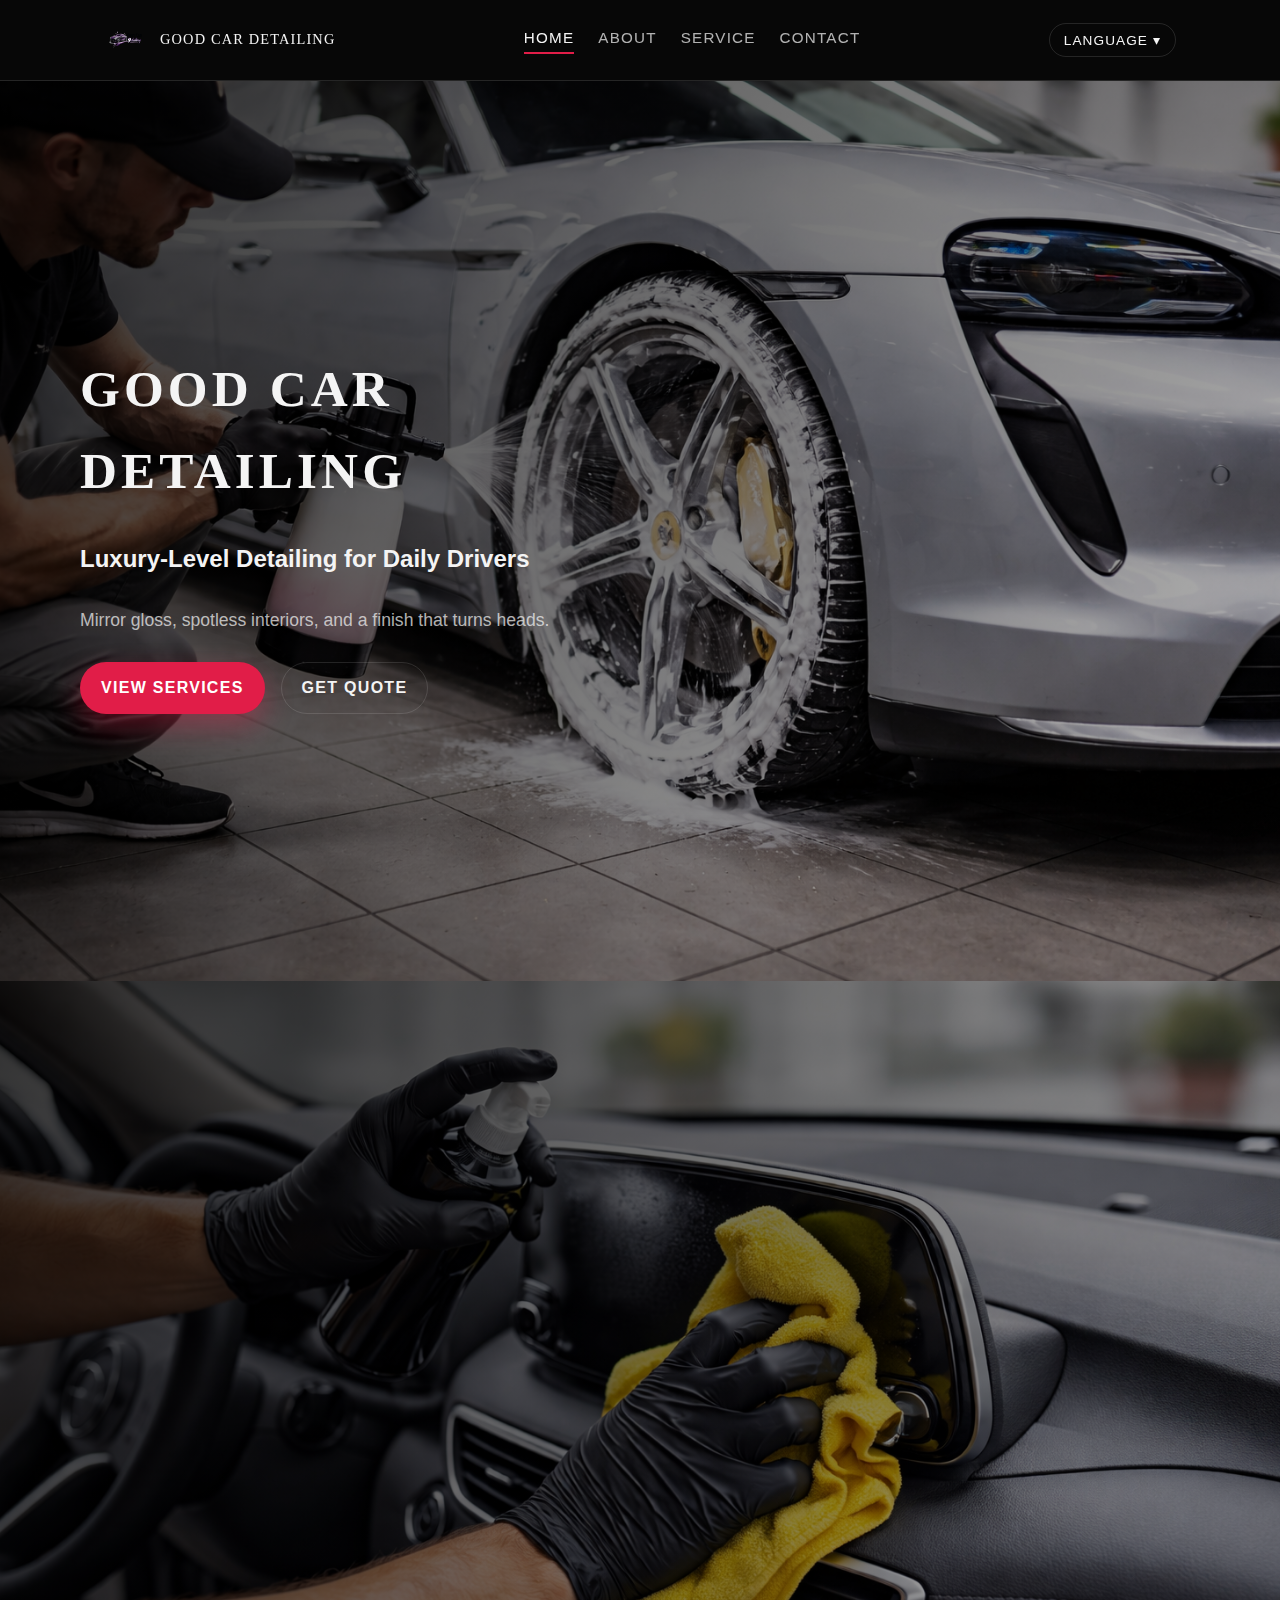
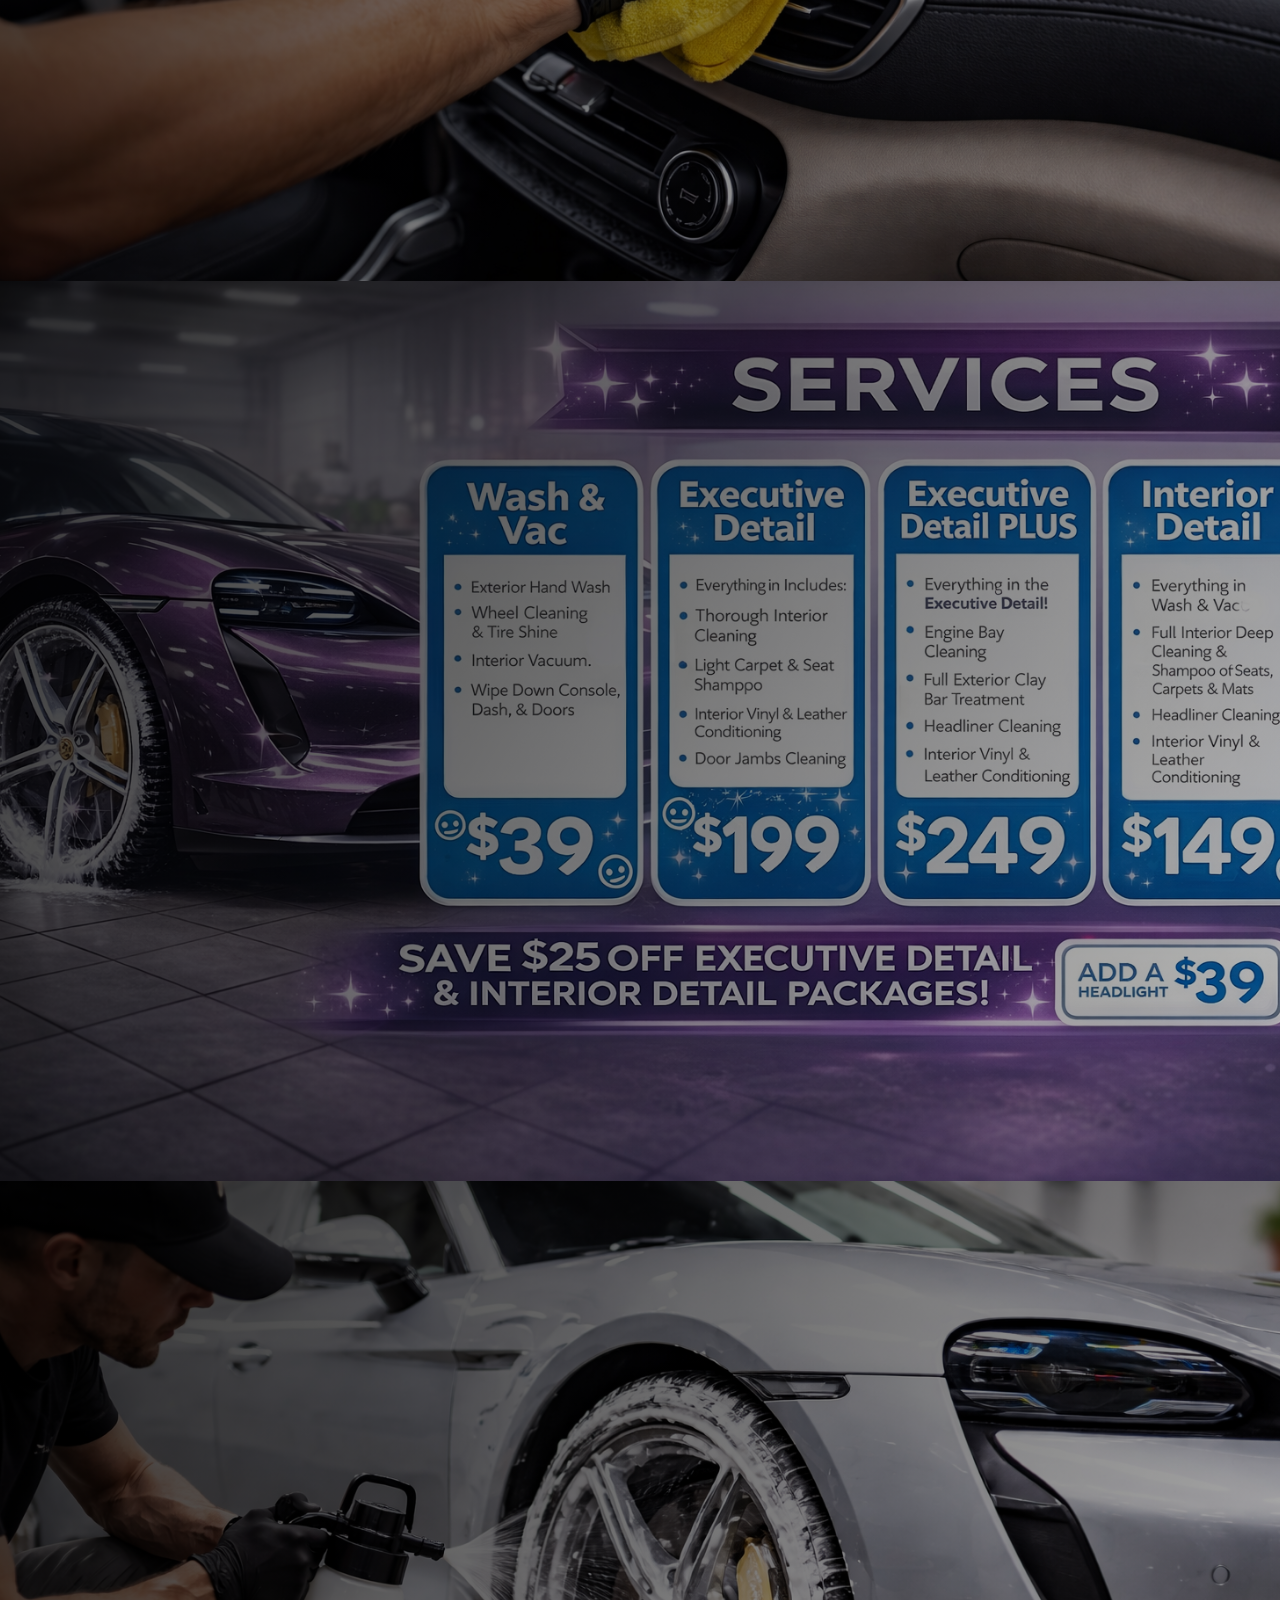
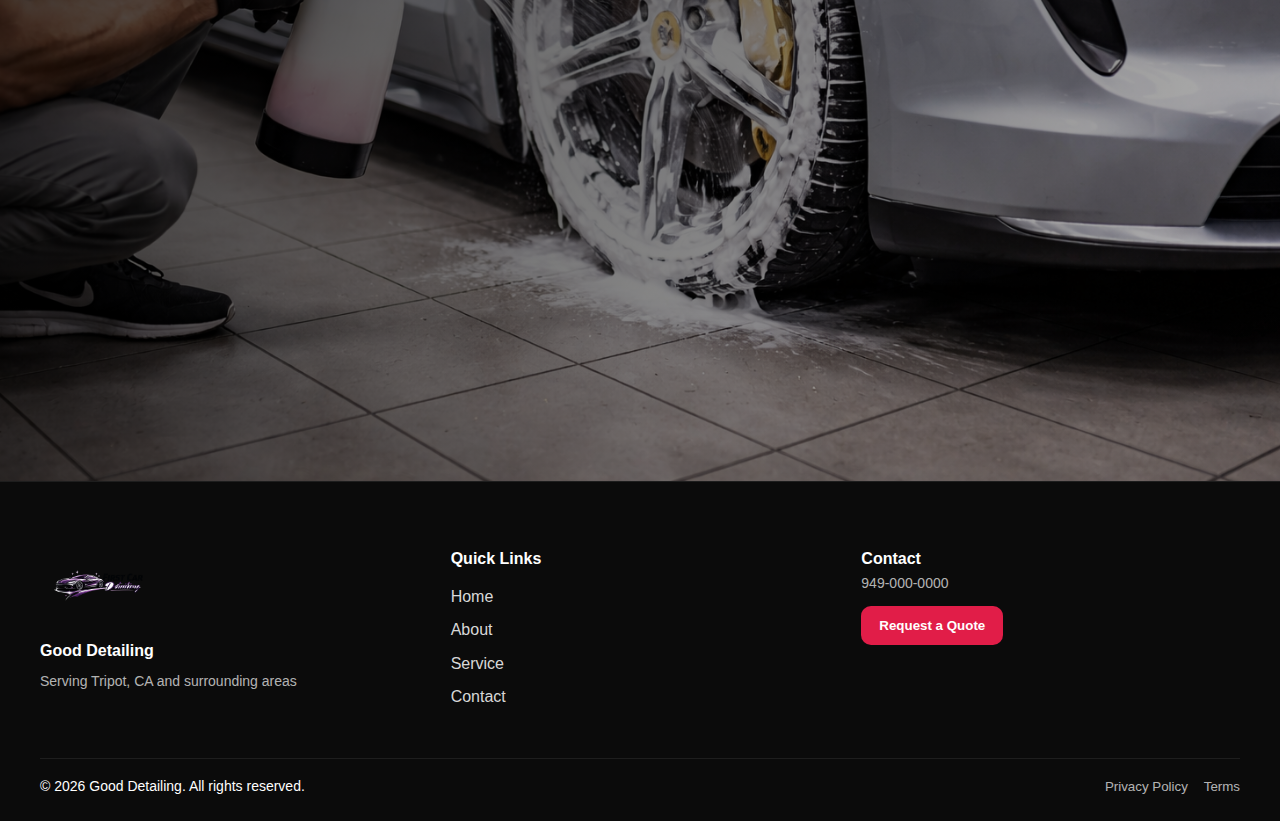
<file: index.html>
<!doctype html>
<html lang="en">
<head>
  <meta charset="utf-8" />
  <meta name="viewport" content="width=device-width, initial-scale=1" />
  <meta id="meta-description" name="description" content="" />
  <meta property="og:type" content="website" />
  <meta id="og-title" property="og:title" content="" />
  <meta id="og-description" property="og:description" content="" />
  <meta property="og:image" content="assets/img/home.png" />
  <meta id="twitter-title" name="twitter:title" content="" />
  <meta id="twitter-description" name="twitter:description" content="" />
  <meta name="twitter:card" content="summary_large_image" />

  <link rel="icon" href="assets/img/logo.png" />
  <link rel="manifest" href="manifest.webmanifest" />
  <link rel="preload" href="assets/img/home.png" as="image" />
  <link rel="stylesheet" href="assets/css/styles.css" />

  <title>Good Car Detailing</title>
</head>
<body>
  <header>
    <nav class="nav">
      <a class="brand" href="#home">
        <img src="assets/img/logo.png" alt="Good Car Detailing logo" loading="lazy" />
        <span data-field="businessName">Good Car Detailing</span>
      </a>
      <div class="nav-links">
        <a class="nav-link" href="#home" data-i18n="nav.home">Home</a>
        <a class="nav-link" href="#about" data-i18n="nav.about">About</a>
        <a class="nav-link" href="#service" data-i18n="nav.service">Service</a>
        <a class="nav-link" href="#contact" data-i18n="nav.contact">Contact</a>
      </div>
      <div class="lang">
        <button class="lang-trigger" id="lang-trigger" aria-haspopup="true" aria-expanded="false" data-i18n-aria="accessibility.languageSwitcher">
          <span data-i18n="language">Language</span> ▾
        </button>
        <div class="lang-menu" id="lang-menu" role="menu">
          <button type="button" data-lang="en" role="menuitem">English</button>
          <button type="button" data-lang="es" role="menuitem">Español</button>
          <button type="button" data-lang="ko" role="menuitem">한국어</button>
        </div>
      </div>
    </nav>
  </header>

  <section id="home" class="section bg-home">
    <div class="section-content">
      <div class="hero reveal">
        <h1 data-field="businessName">Good Car Detailing</h1>
        <h2 data-field="heroHeadline"></h2>
        <p data-field="heroSubheadline"></p>
        <div class="cta">
          <a class="btn btn-primary" href="#service" data-i18n="heroCtaServices">View Services</a>
          <a class="btn btn-secondary" href="#contact" data-i18n="heroCtaQuote">Get Quote</a>
        </div>
      </div>
    </div>
  </section>

  <section id="about" class="section bg-about">
    <div class="section-content section-grid">
      <div class="panel reveal">
        <h2 class="section-title" data-i18n="aboutTitle">Our Story</h2>
        <p data-field="aboutStory"></p>
      </div>
      <div class="panel reveal">
        <h2 class="section-title" data-i18n="visionTitle">Vision Statement</h2>
        <p data-field="visionStatement"></p>
      </div>
    </div>
  </section>

  <section id="service" class="section bg-service">
    <div class="section-content">
      <div class="panel reveal">
        <h2 class="section-title">Services & Pricing</h2>
        <div id="services-grid"></div>
        <p class="note" data-i18n="pricesNote">Prices may vary by vehicle condition.</p>
      </div>
    </div>
  </section>

  <section id="contact" class="section bg-contact">
    <div class="section-content">
      <div class="panel contact-grid reveal">
        <div class="contact-info">
          <h2 class="section-title">Contact</h2>
          <p><strong>CEO</strong>: <span data-field="contactCeo"></span></p>
          <p><strong>Phone</strong>: <span data-field="contactPhone"></span></p>
          <div>
            <strong>Address</strong>
            <div data-field="addressLines"></div>
          </div>
          <a class="btn btn-primary" id="stripe-link" href="#" target="_blank" rel="noopener">Pay with Stripe</a>
        </div>
        <div>
          <h3 class="section-subtitle">Request a Quote</h3>
          <form name="quote"
                method="POST"
                data-netlify="true"
                netlify-honeypot="bot-field">

            <!-- Required hidden input -->
            <input type="hidden" name="form-name" value="quote" />

            <!-- Honeypot field (spam protection) -->
            <p style="display:none;">
              <label>Don’t fill this out:
                <input name="bot-field" />
              </label>
            </p>

            <label>
              Name
              <input type="text" name="name" required />
            </label>

            <label>
              Email
              <input type="email" name="email" required />
            </label>

            <label>
              Phone
              <input type="tel" name="phone" />
            </label>

            <label>
              Message
              <textarea name="message" required></textarea>
            </label>

            <button type="submit">Request a Quote</button>
          </form>
          <a class="btn btn-secondary" href="#home" style="margin-top:14px">Back to Top</a>
        </div>
      </div>
    </div>
  </section>

  <footer class="site-footer" role="contentinfo">
    <div class="footer-inner">
      <!-- Column 1: Brand -->
      <div class="footer-col footer-brand">
        <img src="assets/img/logo.png" alt="Good Detailing logo" class="footer-logo" />
        <p class="footer-name">Good Detailing</p>
        <p class="footer-muted" data-i18n="footer.brandServing"></p>
      </div>

      <!-- Column 2: Navigation -->
      <div class="footer-col footer-nav">
        <h4 data-i18n="footer.quickLinks"></h4>
        <ul>
          <li><a href="#home" data-i18n="nav.home"></a></li>
          <li><a href="#about" data-i18n="nav.about"></a></li>
          <li><a href="#service" data-i18n="nav.service"></a></li>
          <li><a href="#contact" data-i18n="nav.contact"></a></li>
        </ul>
      </div>

      <!-- Column 3: Contact / CTA -->
      <div class="footer-col footer-cta">
        <h4 data-i18n="footer.contact"></h4>
        <p class="footer-muted">949-000-0000</p>
        <button class="footer-btn" onclick="document.querySelector('#contact').scrollIntoView({behavior:'smooth'})"
          data-i18n="footer.requestQuote"></button>
      </div>
    </div>

    <!-- Bottom bar -->
    <div class="footer-bottom">
      <span>© <span id="footer-year"></span> Good Detailing. <span data-i18n="footer.rights"></span></span>
      <div class="footer-legal">
        <button class="link-btn" onclick="openModal('privacyModal')" data-i18n="footer.privacy"></button>
        <button class="link-btn" onclick="openModal('termsModal')" data-i18n="footer.terms"></button>
      </div>
    </div>
  </footer>

  <!-- Privacy Modal -->
  <div class="modal" id="privacyModal" aria-hidden="true">
    <div class="modal-overlay" onclick="closeModal('privacyModal')"></div>
    <div class="modal-content" role="dialog" aria-modal="true">
      <h3 data-i18n="footer.modalPrivacyTitle"></h3>
      <p data-i18n="footer.privacyText"></p>
      <button class="modal-close" onclick="closeModal('privacyModal')" data-i18n="footer.modalClose"></button>
    </div>
  </div>

  <!-- Terms Modal -->
  <div class="modal" id="termsModal" aria-hidden="true">
    <div class="modal-overlay" onclick="closeModal('termsModal')"></div>
    <div class="modal-content" role="dialog" aria-modal="true">
      <h3 data-i18n="footer.modalTermsTitle"></h3>
      <p data-i18n="footer.termsText"></p>
      <button class="modal-close" onclick="closeModal('termsModal')" data-i18n="footer.modalClose"></button>
    </div>
  </div>

  <script id="jsonld" type="application/ld+json"></script>
  <script src="assets/js/i18n.js" defer></script>
  <script src="assets/js/main.js" defer></script>
</body>
</html>
</file>
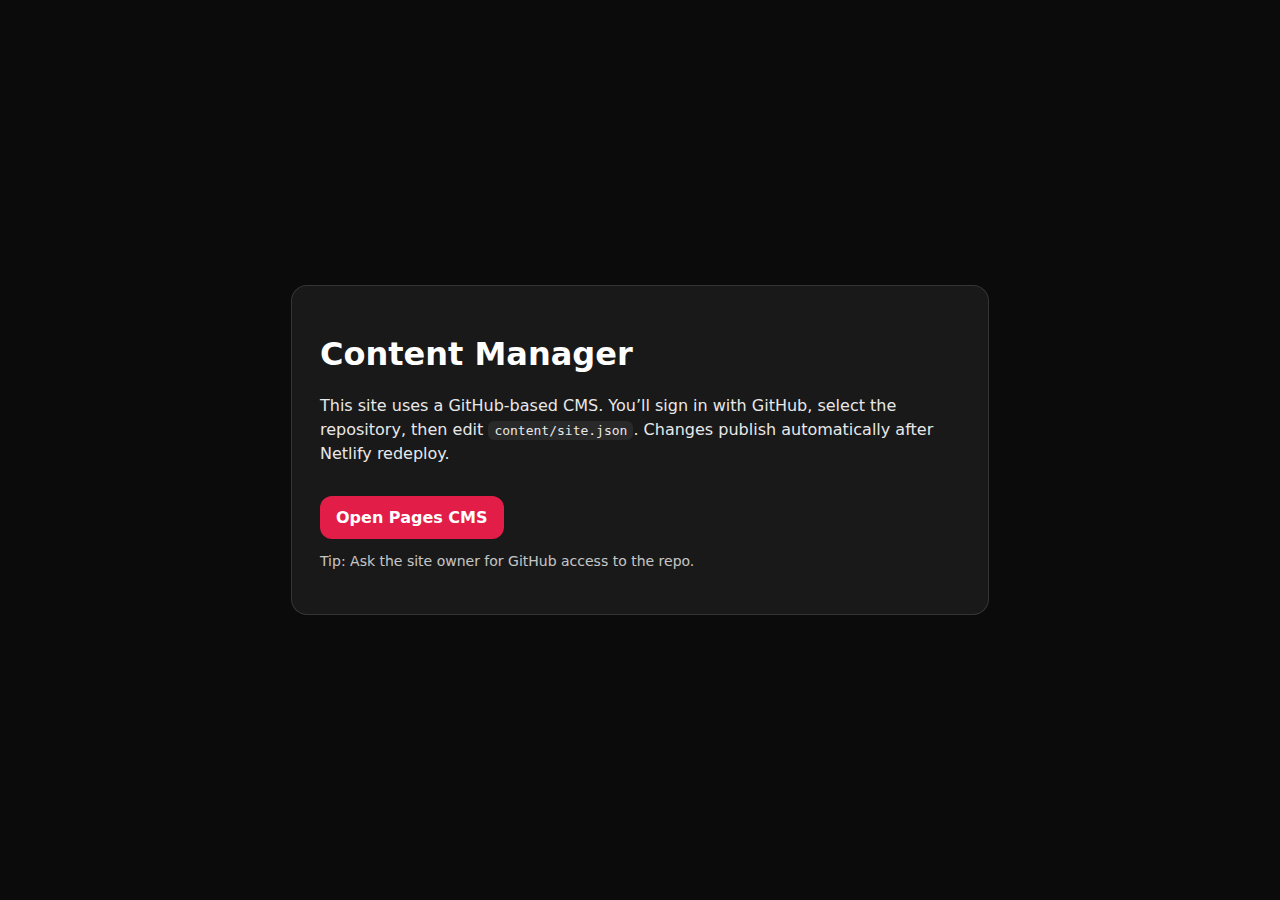
<file: cms/index.html>
<!doctype html>
<html lang="en">
<head>
  <meta charset="utf-8" />
  <meta name="viewport" content="width=device-width,initial-scale=1" />
  <title>Content Manager</title>
  <style>
    body{font-family:system-ui,-apple-system,Segoe UI,Roboto,Arial,sans-serif;margin:0;min-height:100vh;display:grid;place-items:center;background:#0b0b0b;color:#fff}
    .card{max-width:640px;padding:28px;border:1px solid rgba(255,255,255,.12);border-radius:16px;background:rgba(255,255,255,.06)}
    a.btn{display:inline-block;margin-top:14px;padding:12px 16px;border-radius:12px;background:#e11d48;color:#fff;text-decoration:none;font-weight:700}
    p{opacity:.9;line-height:1.5}
    code{background:rgba(255,255,255,.08);padding:2px 6px;border-radius:6px}
  </style>
</head>
<body>
  <div class="card">
    <h1>Content Manager</h1>
    <p>
      This site uses a GitHub-based CMS. You’ll sign in with GitHub, select the repository,
      then edit <code>content/site.json</code>. Changes publish automatically after Netlify redeploy.
    </p>
    <a class="btn" href="https://pagescms.org/" target="_blank" rel="noopener">Open Pages CMS</a>
    <p style="margin-top:12px;font-size:14px;opacity:.75">
      Tip: Ask the site owner for GitHub access to the repo.
    </p>
  </div>
</body>
</html>
</file>
<file: assets/css/styles.css>
:root {
  --bg-dark: #0b0b0b;
  --bg-mid: #121212;
  --accent: #e11d48;
  --accent-soft: rgba(225, 29, 72, 0.2);
  --text: #f4f4f4;
  --muted: rgba(244, 244, 244, 0.72);
  --glass: rgba(10, 10, 10, 0.65);
  --border: rgba(255, 255, 255, 0.12);
  --shadow: 0 24px 60px rgba(0, 0, 0, 0.4);
  --max-width: 1120px;
}

* {
  box-sizing: border-box;
  margin: 0;
  padding: 0;
}

html {
  scroll-behavior: smooth;
}

body {
  font-family: "Gill Sans", "Trebuchet MS", sans-serif;
  background: radial-gradient(circle at top, #1a1a1a 0%, #0b0b0b 55%, #050505 100%);
  color: var(--text);
  line-height: 1.6;
  min-height: 100vh;
}

img {
  max-width: 100%;
  display: block;
}

a {
  color: inherit;
  text-decoration: none;
}

header {
  position: sticky;
  top: 0;
  z-index: 1000;
  backdrop-filter: blur(14px);
  background: rgba(5, 5, 5, 0.85);
  border-bottom: 1px solid var(--border);
}

.nav {
  max-width: var(--max-width);
  margin: 0 auto;
  padding: 18px 24px;
  display: flex;
  align-items: center;
  justify-content: space-between;
  gap: 24px;
}

.brand {
  display: flex;
  align-items: center;
  gap: 12px;
  font-family: "Garamond", "Times New Roman", serif;
  letter-spacing: 0.08em;
  text-transform: uppercase;
  font-size: 0.9rem;
}

.brand img {
  width: 44px;
  height: 44px;
}

.nav-links {
  display: flex;
  align-items: center;
  gap: 24px;
  font-size: 0.95rem;
  text-transform: uppercase;
  letter-spacing: 0.08em;
}

.nav-link {
  position: relative;
  padding-bottom: 4px;
  color: var(--muted);
  transition: color 0.2s ease;
}

.nav-link::after {
  content: "";
  position: absolute;
  left: 0;
  bottom: 0;
  width: 100%;
  height: 2px;
  background: var(--accent);
  transform: scaleX(0);
  transform-origin: right;
  transition: transform 0.2s ease;
}

.nav-link.active,
.nav-link:hover {
  color: var(--text);
}

.nav-link.active::after,
.nav-link:hover::after {
  transform: scaleX(1);
  transform-origin: left;
}

.lang {
  position: relative;
}

.lang-trigger {
  background: transparent;
  border: 1px solid var(--border);
  color: var(--text);
  padding: 8px 14px;
  border-radius: 999px;
  font-size: 0.85rem;
  letter-spacing: 0.08em;
  text-transform: uppercase;
  cursor: pointer;
}

.lang-menu {
  position: absolute;
  right: 0;
  top: 48px;
  background: var(--glass);
  border: 1px solid var(--border);
  border-radius: 12px;
  min-width: 160px;
  padding: 10px;
  display: none;
  flex-direction: column;
  gap: 6px;
  box-shadow: var(--shadow);
}

.lang:hover .lang-menu,
.lang:focus-within .lang-menu,
.lang-menu.open {
  display: flex;
}

.lang-menu button {
  background: transparent;
  border: none;
  color: var(--text);
  padding: 10px 12px;
  text-align: left;
  border-radius: 8px;
  cursor: pointer;
  font-size: 0.9rem;
}

.lang-menu button:hover,
.lang-menu button:focus {
  background: rgba(255, 255, 255, 0.08);
}

.section {
  position: relative;
  min-height: 100vh;
  display: flex;
  align-items: center;
  padding: 120px 24px;
  overflow: hidden;
}

.section::before {
  content: "";
  position: absolute;
  inset: 0;
  background: linear-gradient(120deg, rgba(0, 0, 0, 0.8), rgba(0, 0, 0, 0.25));
  z-index: 1;
}

.section.bg-home {
  background: url("../img/home.png") center/cover no-repeat;
}

.section.bg-about {
  background: url("../img/about.png") center/cover no-repeat;
}

.section.bg-service {
  background: url("../img/service.png") center/cover no-repeat;
}

.section.bg-contact {
  background: url("../img/home.png") center/cover no-repeat;
}

.section-content {
  position: relative;
  z-index: 2;
  max-width: var(--max-width);
  margin: 0 auto;
  width: 100%;
}

.hero {
  display: grid;
  gap: 28px;
  max-width: 640px;
}

.hero h1 {
  font-family: "Garamond", "Times New Roman", serif;
  font-size: clamp(2.6rem, 4vw, 4.6rem);
  text-transform: uppercase;
  letter-spacing: 0.08em;
}

.hero p {
  color: var(--muted);
  font-size: 1.1rem;
}

.hero .cta {
  display: flex;
  flex-wrap: wrap;
  gap: 16px;
}

.btn {
  display: inline-flex;
  align-items: center;
  justify-content: center;
  padding: 12px 20px;
  border-radius: 999px;
  font-weight: 600;
  text-transform: uppercase;
  letter-spacing: 0.08em;
  border: 1px solid transparent;
  transition: transform 0.2s ease, box-shadow 0.2s ease;
}

.btn-primary {
  background: var(--accent);
  color: #fff;
  box-shadow: 0 12px 28px rgba(225, 29, 72, 0.35);
}

.btn-secondary {
  background: transparent;
  border-color: var(--border);
  color: var(--text);
}

.btn:hover {
  transform: translateY(-2px);
}

.section-grid {
  display: grid;
  grid-template-columns: repeat(auto-fit, minmax(280px, 1fr));
  gap: 28px;
}

.panel {
  background: var(--glass);
  border: 1px solid var(--border);
  padding: 28px;
  border-radius: 18px;
  box-shadow: var(--shadow);
}

.section-title {
  font-size: 2.1rem;
  font-family: "Garamond", "Times New Roman", serif;
  text-transform: uppercase;
  letter-spacing: 0.1em;
  margin-bottom: 18px;
}

.section-subtitle {
  color: var(--muted);
  margin-bottom: 18px;
}

#services-grid {
  display: grid;
  grid-template-columns: repeat(auto-fit, minmax(250px, 1fr));
  gap: 20px;
}

.service-card {
  background: rgba(10, 10, 10, 0.75);
  border: 1px solid var(--border);
  padding: 22px;
  border-radius: 16px;
  display: grid;
  gap: 12px;
  box-shadow: var(--shadow);
}

.service-card h3 {
  font-size: 1.2rem;
  text-transform: uppercase;
  letter-spacing: 0.08em;
}

.service-price {
  font-size: 1.6rem;
  color: var(--accent);
  font-weight: 600;
}

.service-card ul {
  list-style: none;
  display: grid;
  gap: 8px;
  color: var(--muted);
}

.service-card li::before {
  content: "•";
  color: var(--accent);
  margin-right: 8px;
}

.note {
  margin-top: 18px;
  font-size: 0.9rem;
  color: var(--muted);
}

.contact-grid {
  display: grid;
  grid-template-columns: repeat(auto-fit, minmax(260px, 1fr));
  gap: 22px;
}

.contact-info p {
  margin-top: 8px;
  color: var(--muted);
}

form {
  display: grid;
  gap: 14px;
}

input,
textarea {
  background: rgba(0, 0, 0, 0.6);
  border: 1px solid var(--border);
  padding: 12px 14px;
  border-radius: 12px;
  color: var(--text);
  font-size: 0.95rem;
}

textarea {
  min-height: 120px;
  resize: vertical;
}

/* Footer */
.site-footer {
  background: #0b0b0b;
  color: #fff;
  padding: 64px 20px 24px;
  border-top: 1px solid rgba(255, 255, 255, 0.08);
}

.footer-inner {
  max-width: 1200px;
  margin: 0 auto;
  display: grid;
  grid-template-columns: repeat(3, 1fr);
  gap: 32px;
}

.footer-logo {
  width: 120px;
  margin-bottom: 12px;
}

.footer-name {
  font-weight: 600;
  margin-bottom: 6px;
}

.footer-muted {
  color: rgba(255, 255, 255, 0.7);
  font-size: 14px;
}

.footer-nav ul {
  list-style: none;
  padding: 0;
  margin: 12px 0 0;
}

.footer-nav li {
  margin-bottom: 8px;
}

.footer-nav a {
  color: rgba(255, 255, 255, 0.85);
  text-decoration: none;
}

.footer-nav a:hover {
  color: #e11d48;
}

.footer-btn {
  margin-top: 12px;
  padding: 12px 18px;
  border-radius: 10px;
  border: none;
  background: #e11d48;
  color: #fff;
  font-weight: 600;
  cursor: pointer;
}

.footer-btn:hover {
  background: #be123c;
}

.footer-bottom {
  max-width: 1200px;
  margin: 40px auto 0;
  padding-top: 16px;
  border-top: 1px solid rgba(255, 255, 255, 0.08);
  display: flex;
  justify-content: space-between;
  align-items: center;
  flex-wrap: wrap;
  gap: 12px;
  font-size: 14px;
}

.footer-legal .link-btn {
  background: none;
  border: none;
  color: rgba(255, 255, 255, 0.7);
  cursor: pointer;
  margin-left: 12px;
}

.footer-legal .link-btn:hover {
  color: #fff;
}

/* Modal */
.modal {
  position: fixed;
  inset: 0;
  display: none;
  z-index: 1000;
}

.modal.active {
  display: block;
}

.modal-overlay {
  position: absolute;
  inset: 0;
  background: rgba(0, 0, 0, 0.6);
}

.modal-content {
  position: relative;
  max-width: 520px;
  margin: 10vh auto;
  background: #111;
  padding: 24px;
  border-radius: 14px;
  color: #fff;
}

.modal-close {
  margin-top: 16px;
  background: #e11d48;
  border: none;
  padding: 10px 16px;
  border-radius: 8px;
  color: #fff;
  cursor: pointer;
}

.reveal {
  opacity: 0;
  transform: translateY(16px);
  transition: opacity 0.6s ease, transform 0.6s ease;
}

.reveal.in-view {
  opacity: 1;
  transform: translateY(0);
}

@media (max-width: 900px) {
  .nav {
    flex-wrap: wrap;
  }

  .nav-links {
    flex-wrap: wrap;
    justify-content: flex-end;
  }

  .section {
    padding: 100px 20px;
  }

  .footer-inner {
    grid-template-columns: 1fr;
    text-align: center;
  }

  .footer-bottom {
    justify-content: center;
    text-align: center;
  }
}

@media (max-width: 720px) {
  .nav-links {
    width: 100%;
    justify-content: space-between;
  }

  .hero h1 {
    font-size: clamp(2.2rem, 7vw, 3rem);
  }
}

@media (prefers-reduced-motion: reduce) {
  html {
    scroll-behavior: auto;
  }

  .btn,
  .nav-link::after,
  .reveal {
    transition: none;
  }
}
</file>
